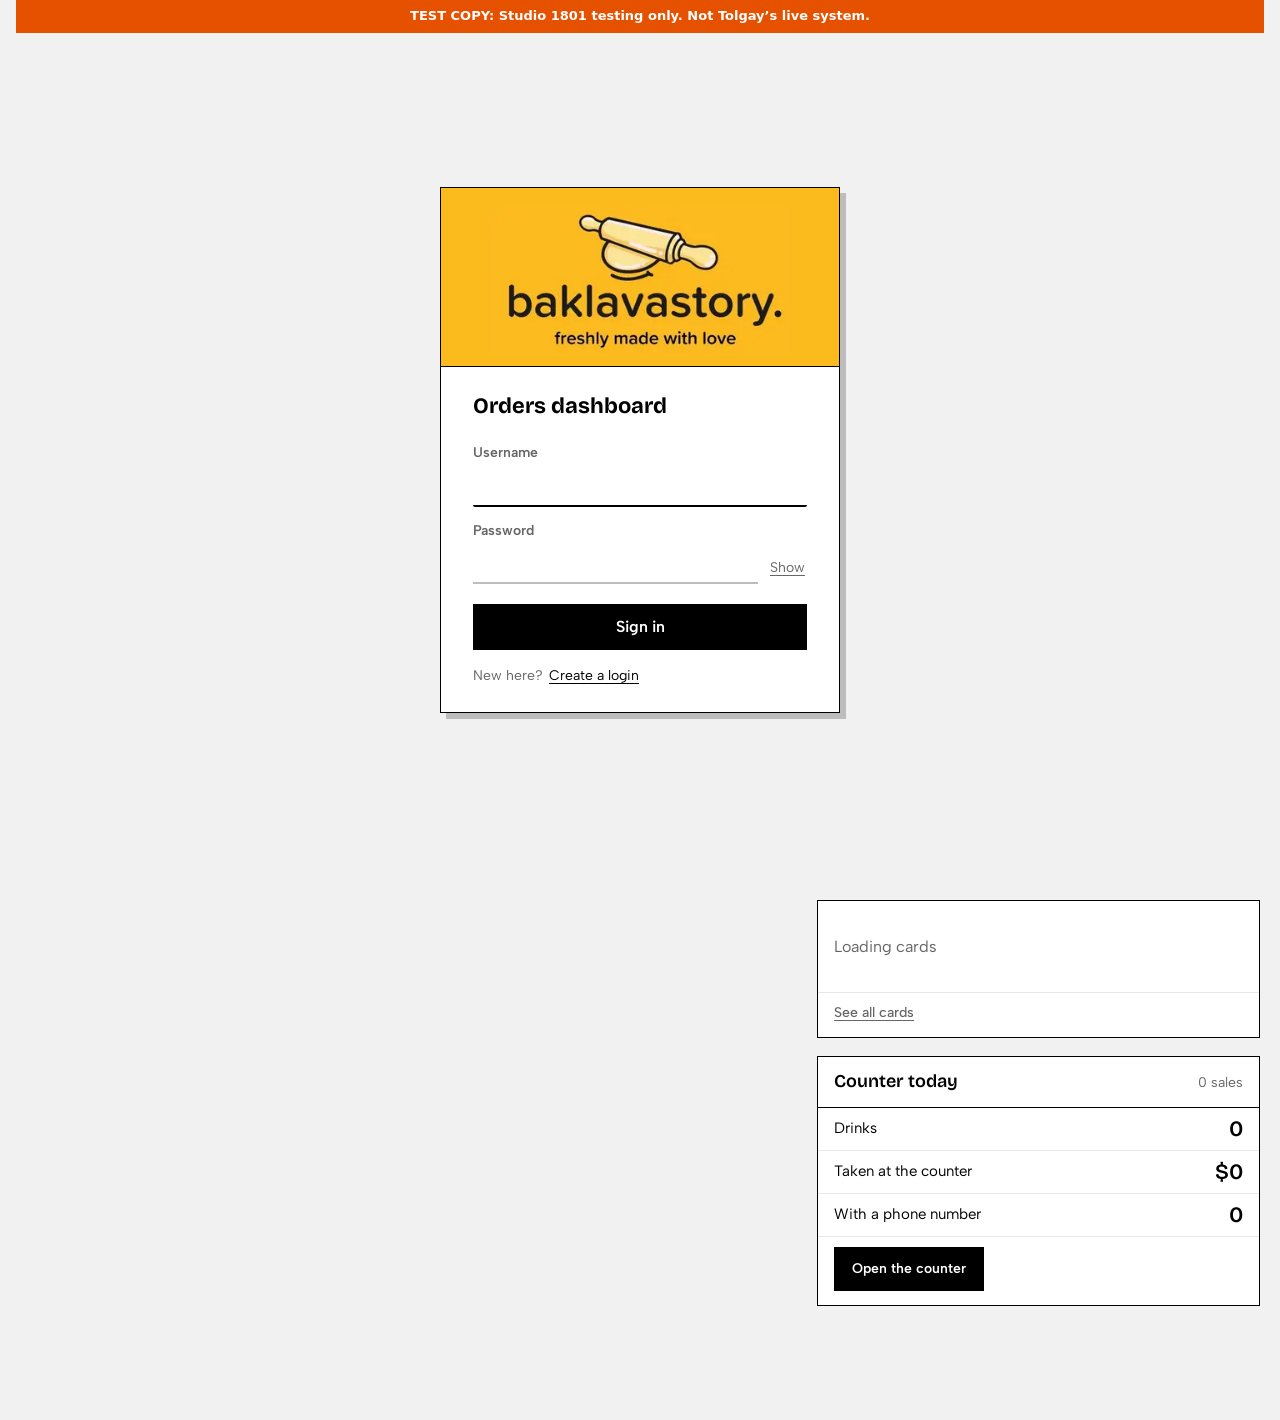
<file: dashboard/index.html>
<!doctype html>
<html lang="en"><head><meta charset="utf-8"><meta name="viewport" content="width=device-width,initial-scale=1,viewport-fit=cover"><title>Baklava Story Orders</title>
<link rel="preconnect" href="https://fonts.googleapis.com">
<link rel="preconnect" href="https://fonts.gstatic.com" crossorigin>
<link rel="stylesheet" href="https://fonts.googleapis.com/css2?family=Albert+Sans:wght@400;500;600&family=Bricolage+Grotesque:opsz,wght@12..96,700&family=Kalam:wght@400;700&display=swap">
<link rel="stylesheet" href="s.css"><link rel="stylesheet" href="x.css"></head><body>
<div class="wrap">
<header class="top">
<div class="mark">Baklava Story</div>
<nav class="tabs" aria-label="Views"><button data-act="tab" data-t="week" class="on">Week</button><button data-act="tab" data-t="history">History</button><button data-act="tab" data-t="products">Products</button><i class="tabbar" aria-hidden="true"></i></nav>
<div class="toplinks"><button class="nb" data-act="numbers">Week numbers</button></div>
</header>
<div class="weeknav">
<button class="nb" data-act="weekprev"><svg viewBox="0 0 20 20" fill="none" stroke="currentColor" stroke-width="2.6" aria-hidden="true"><path d="M12.5 3.5 6 10l6.5 6.5"/></svg>Last week</button>
<span class="rangebox"><b class="range num" id="range"></b><small id="rangesub"></small></span>
<button class="nb" data-act="weeknext">Next week<svg viewBox="0 0 20 20" fill="none" stroke="currentColor" stroke-width="2.6" aria-hidden="true"><path d="M7.5 3.5 14 10l-6.5 6.5"/></svg></button>
</div>
<p class="sync" id="sync"></p>
<div id="notice" hidden></div>
<main id="view"></main>
<p class="help">Tap an order to cross it out when it is picked up. Tap a day name for that day's bake list. <button class="csv" data-act="export" data-s="week">Export CSV</button></p>
</div>
<div id="layer"></div>
<div id="pop" hidden></div>
<div id="toast" class="toast" hidden></div>


<script src="config.js"></script>
<script src="j1.js"></script>
<script src="j2.js"></script>
<script src="j3.js"></script>
<script src="j4.js"></script>
<script src="x.js"></script>
<script src="y.js"></script>
<script src="z.js"></script>
<script src="z2.js"></script>
<script src="z3.js"></script>
<script src="z4.js"></script>
<script src="z5.js"></script>
<script src="z6.js"></script>
<script src="z7.js"></script>
<script src="z8.js"></script>
<script src="z9.js"></script>
<script src="z10.js"></script>
<script src="z11.js"></script>
<script src="z12.js"></script>
<script src="z13.js"></script>
<script src="z14.js"></script>
<script src="z15.js"></script>
<script src="z16.js"></script>
<script src="z17.js"></script>
<script src="z18.js"></script>
<script src="z19.js"></script>
<script src="z20.js"></script>
<script src="j5.js"></script>

</body></html>
</file>
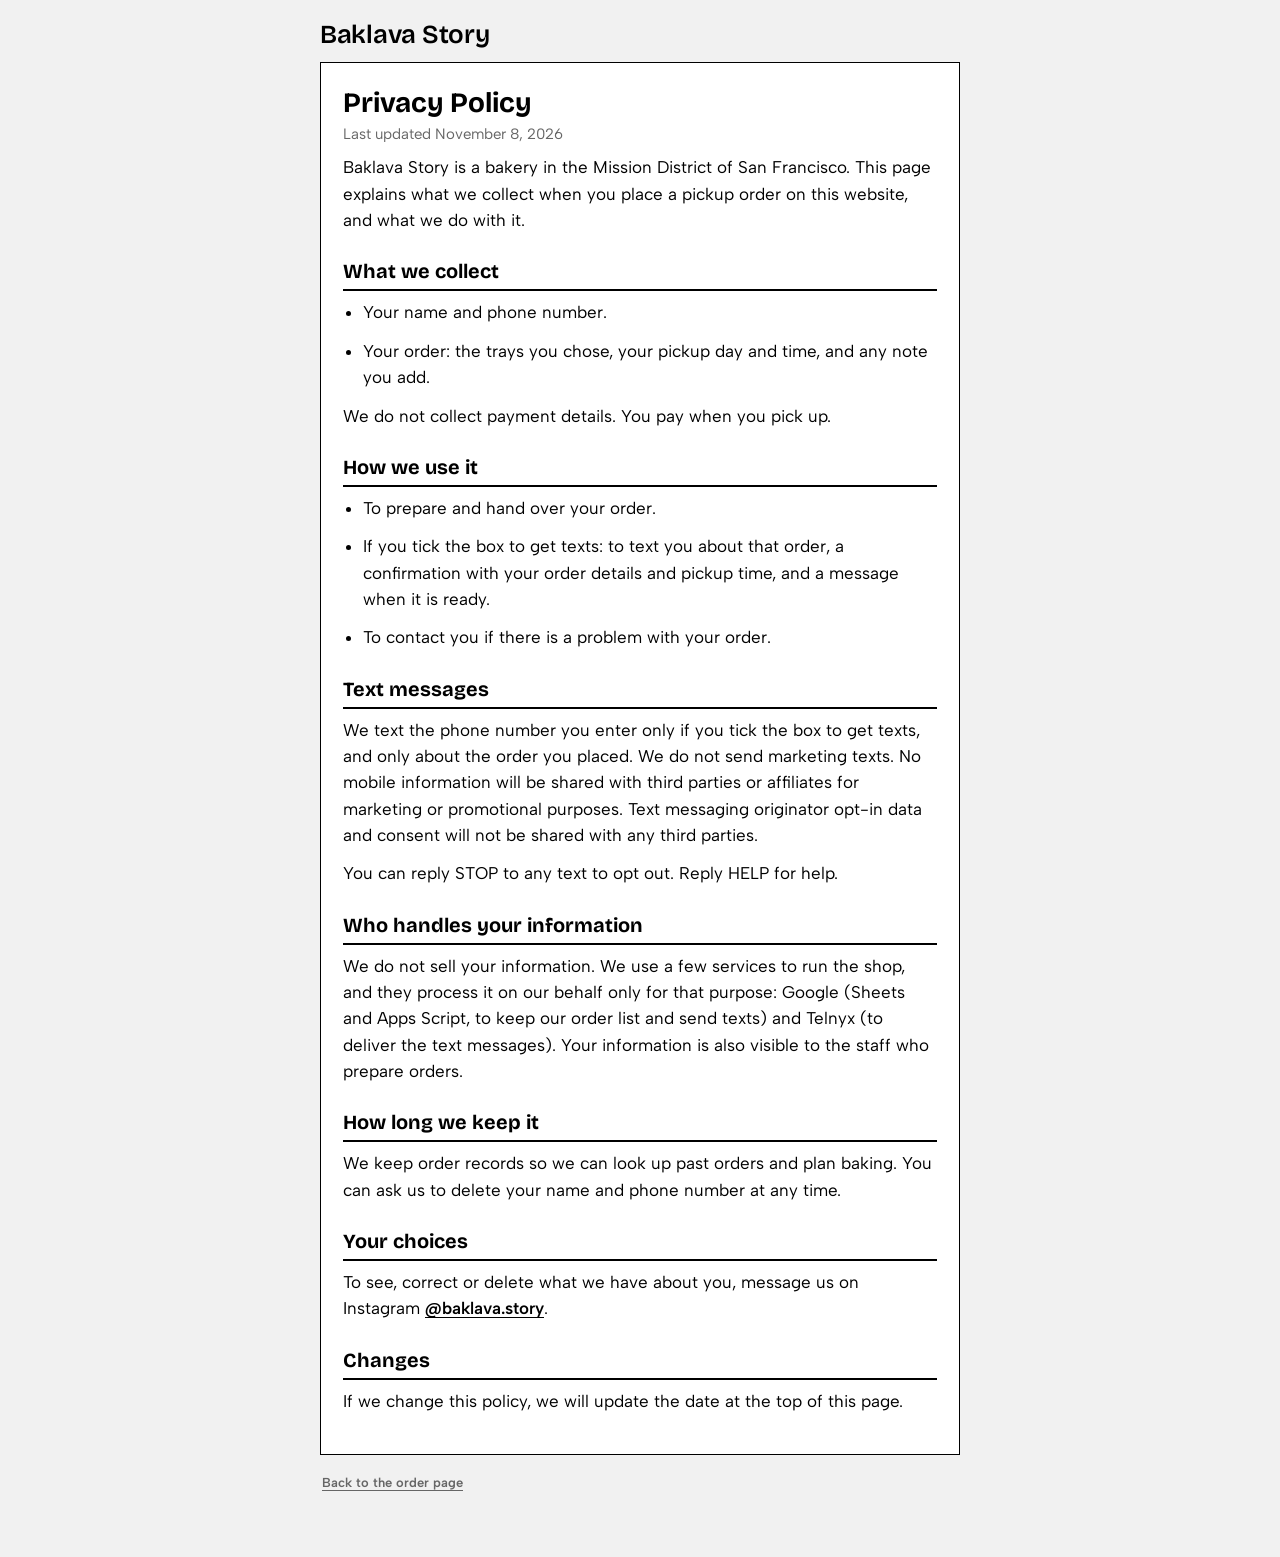
<file: order-page/privacy/index.html>
<!doctype html>
<html lang="en"><head><meta charset="utf-8"><meta name="viewport" content="width=device-width,initial-scale=1"><title>Privacy Policy | Baklava Story</title>
<link rel="icon" href="data:image/svg+xml,%3Csvg xmlns='http://www.w3.org/2000/svg' viewBox='0 0 32 32'%3E%3Crect width='32' height='32' fill='%23000'/%3E%3Cpath d='M16 5l9 11-9 11-9-11z' fill='%23fff'/%3E%3C/svg%3E">
<link rel="stylesheet" href="https://fonts.googleapis.com/css2?family=Albert+Sans:wght@400;500;600&family=Bricolage+Grotesque:opsz,wght@12..96,700&display=swap">
<style>
:root{--bg:#F1F1F1;--paper:#fff;--ink:#000;--ink2:#666;--f-ui:'Albert Sans',system-ui,sans-serif;--f-head:'Bricolage Grotesque','Albert Sans',system-ui,sans-serif}
html{color-scheme:light}*{box-sizing:border-box}
body{background:var(--bg);color:var(--ink);font:400 17px/1.55 var(--f-ui);margin:0;padding:0 16px 64px}
.page{max-width:640px;margin:0 auto}
header{padding:22px 0 14px}
.mark{font:700 26px/1 var(--f-head);letter-spacing:-.01em;margin:0}
.mark a{color:inherit;text-decoration:none}
.sheet{background:var(--paper);border:1px solid var(--ink);padding:24px 22px 28px}
h1{font:700 28px/1.15 var(--f-head);margin:0 0 4px}
h2{font:700 20px/1.2 var(--f-head);margin:26px 0 8px;padding-bottom:6px;border-bottom:2px solid var(--ink)}
p,li{margin:0 0 12px}ul{padding-left:20px;margin:0 0 12px}
.date{color:var(--ink2);font-size:15px;margin:0 0 8px}
a{color:inherit;text-underline-offset:3px;font-weight:600}
:focus-visible{outline:3px solid var(--ink);outline-offset:2px}
footer{margin:18px 2px 0;color:var(--ink2);font-size:13px}
</style></head><body><div class="page"><header><p class="mark"><a href="/">Baklava Story</a></p></header><main class="sheet"><h1>Privacy Policy</h1>
<p class="date">Last updated November 8, 2026</p>
<p>Baklava Story is a bakery in the Mission District of San Francisco. This page explains what we collect when you place a pickup order on this website, and what we do with it.</p>
<h2>What we collect</h2>
<ul>
<li>Your name and phone number.</li>
<li>Your order: the trays you chose, your pickup day and time, and any note you add.</li>
</ul>
<p>We do not collect payment details. You pay when you pick up.</p>
<h2>How we use it</h2>
<ul>
<li>To prepare and hand over your order.</li>
<li>If you tick the box to get texts: to text you about that order, a confirmation with your order details and pickup time, and a message when it is ready.</li>
<li>To contact you if there is a problem with your order.</li>
</ul>
<h2>Text messages</h2>
<p>We text the phone number you enter only if you tick the box to get texts, and only about the order you placed. We do not send marketing texts. No mobile information will be shared with third parties or affiliates for marketing or promotional purposes. Text messaging originator opt-in data and consent will not be shared with any third parties.</p>
<p>You can reply STOP to any text to opt out. Reply HELP for help.</p>
<h2>Who handles your information</h2>
<p>We do not sell your information. We use a few services to run the shop, and they process it on our behalf only for that purpose: Google (Sheets and Apps Script, to keep our order list and send texts) and Telnyx (to deliver the text messages). Your information is also visible to the staff who prepare orders.</p>
<h2>How long we keep it</h2>
<p>We keep order records so we can look up past orders and plan baking. You can ask us to delete your name and phone number at any time.</p>
<h2>Your choices</h2>
<p>To see, correct or delete what we have about you, message us on Instagram <a href="https://www.instagram.com/baklava.story/">@baklava.story</a>.</p>
<h2>Changes</h2>
<p>If we change this policy, we will update the date at the top of this page.</p>
</main><footer><a href="/">Back to the order page</a></footer></div></body></html>
</file>
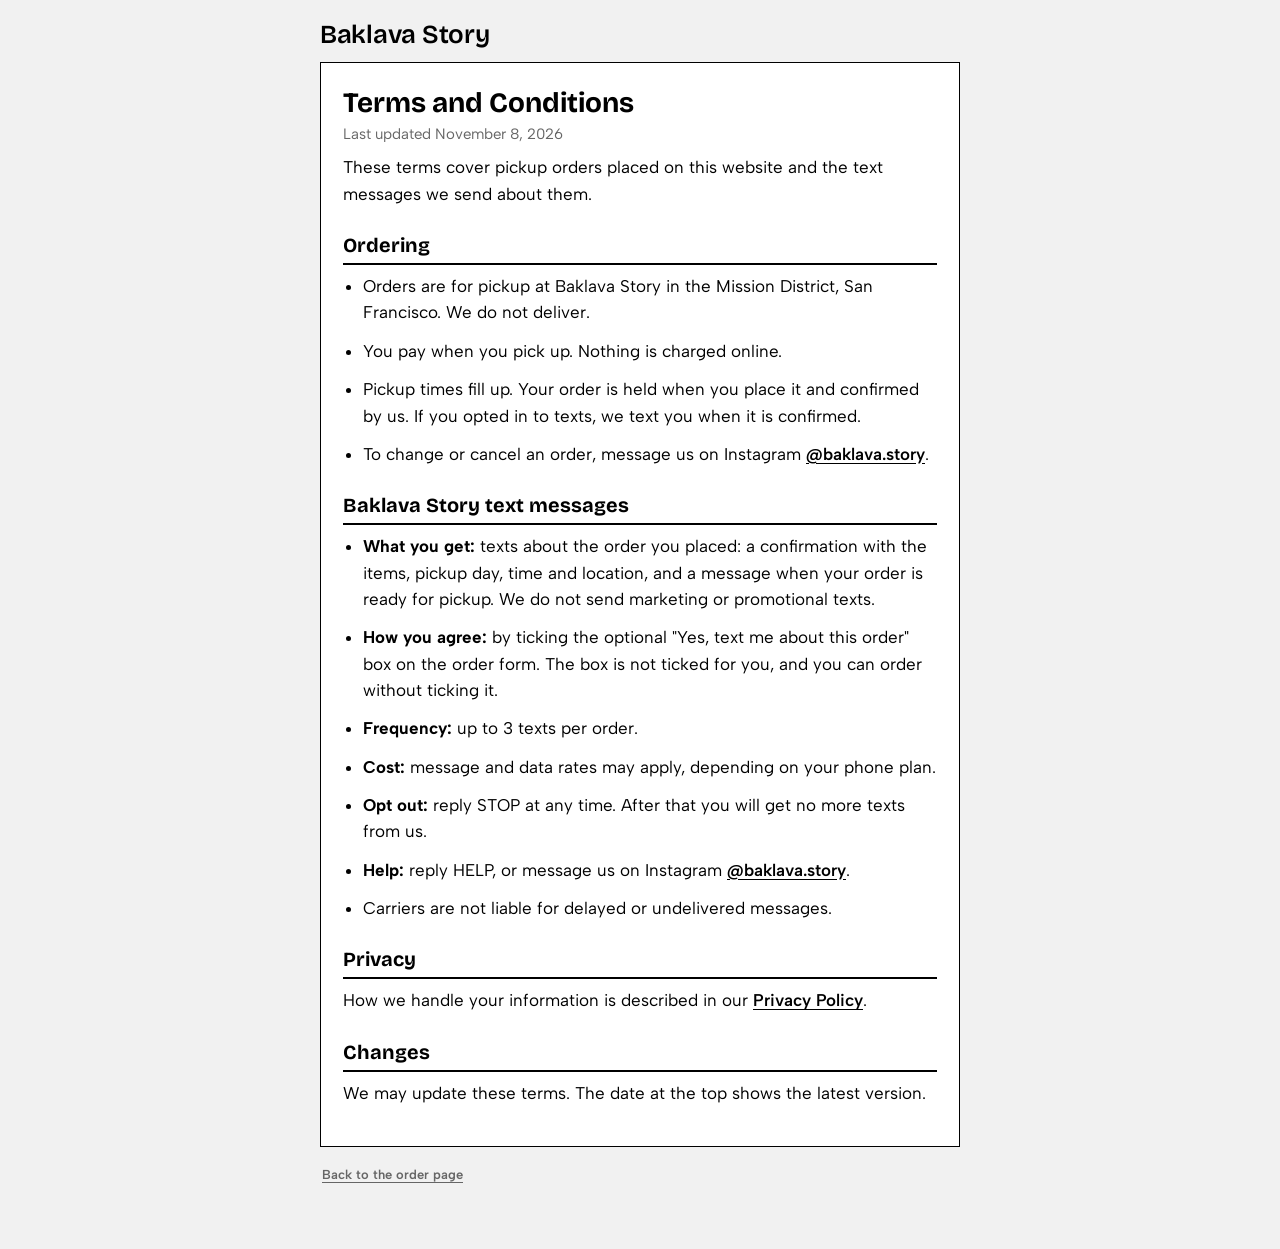
<file: order-page/terms/index.html>
<!doctype html>
<html lang="en"><head><meta charset="utf-8"><meta name="viewport" content="width=device-width,initial-scale=1"><title>Terms and Conditions | Baklava Story</title>
<link rel="icon" href="data:image/svg+xml,%3Csvg xmlns='http://www.w3.org/2000/svg' viewBox='0 0 32 32'%3E%3Crect width='32' height='32' fill='%23000'/%3E%3Cpath d='M16 5l9 11-9 11-9-11z' fill='%23fff'/%3E%3C/svg%3E">
<link rel="stylesheet" href="https://fonts.googleapis.com/css2?family=Albert+Sans:wght@400;500;600&family=Bricolage+Grotesque:opsz,wght@12..96,700&display=swap">
<style>
:root{--bg:#F1F1F1;--paper:#fff;--ink:#000;--ink2:#666;--f-ui:'Albert Sans',system-ui,sans-serif;--f-head:'Bricolage Grotesque','Albert Sans',system-ui,sans-serif}
html{color-scheme:light}*{box-sizing:border-box}
body{background:var(--bg);color:var(--ink);font:400 17px/1.55 var(--f-ui);margin:0;padding:0 16px 64px}
.page{max-width:640px;margin:0 auto}
header{padding:22px 0 14px}
.mark{font:700 26px/1 var(--f-head);letter-spacing:-.01em;margin:0}
.mark a{color:inherit;text-decoration:none}
.sheet{background:var(--paper);border:1px solid var(--ink);padding:24px 22px 28px}
h1{font:700 28px/1.15 var(--f-head);margin:0 0 4px}
h2{font:700 20px/1.2 var(--f-head);margin:26px 0 8px;padding-bottom:6px;border-bottom:2px solid var(--ink)}
p,li{margin:0 0 12px}ul{padding-left:20px;margin:0 0 12px}
.date{color:var(--ink2);font-size:15px;margin:0 0 8px}
a{color:inherit;text-underline-offset:3px;font-weight:600}
:focus-visible{outline:3px solid var(--ink);outline-offset:2px}
footer{margin:18px 2px 0;color:var(--ink2);font-size:13px}
</style></head><body><div class="page"><header><p class="mark"><a href="/">Baklava Story</a></p></header><main class="sheet"><h1>Terms and Conditions</h1>
<p class="date">Last updated November 8, 2026</p>
<p>These terms cover pickup orders placed on this website and the text messages we send about them.</p>
<h2>Ordering</h2>
<ul>
<li>Orders are for pickup at Baklava Story in the Mission District, San Francisco. We do not deliver.</li>
<li>You pay when you pick up. Nothing is charged online.</li>
<li>Pickup times fill up. Your order is held when you place it and confirmed by us. If you opted in to texts, we text you when it is confirmed.</li>
<li>To change or cancel an order, message us on Instagram <a href="https://www.instagram.com/baklava.story/">@baklava.story</a>.</li>
</ul>
<h2>Baklava Story text messages</h2>
<ul>
<li><b>What you get:</b> texts about the order you placed: a confirmation with the items, pickup day, time and location, and a message when your order is ready for pickup. We do not send marketing or promotional texts.</li>
<li><b>How you agree:</b> by ticking the optional "Yes, text me about this order" box on the order form. The box is not ticked for you, and you can order without ticking it.</li>
<li><b>Frequency:</b> up to 3 texts per order.</li>
<li><b>Cost:</b> message and data rates may apply, depending on your phone plan.</li>
<li><b>Opt out:</b> reply STOP at any time. After that you will get no more texts from us.</li>
<li><b>Help:</b> reply HELP, or message us on Instagram <a href="https://www.instagram.com/baklava.story/">@baklava.story</a>.</li>
<li>Carriers are not liable for delayed or undelivered messages.</li>
</ul>
<h2>Privacy</h2>
<p>How we handle your information is described in our <a href="/privacy/">Privacy Policy</a>.</p>
<h2>Changes</h2>
<p>We may update these terms. The date at the top shows the latest version.</p>
</main><footer><a href="/">Back to the order page</a></footer></div></body></html>
</file>
<file: dashboard/s.css>
/* Layout: the counter notebook and nothing else. One page, Monday to Saturday columns.
   Blue ballpoint ink, yellow highlighter on pickup times, red pen circles on notes.
   Tap an order to cross it out when it is picked up. */
:root{
  --bg:#F1F1F1; --paper:#FFFFFF; --ink:#000000; --ink2:#666666; --rule:#BDBDBD; --rule2:#E8E8E8;
  --hl:#000000; --hltext:#FFFFFF; --red:#000000; --btn:#000000; --btntext:#FFFFFF; --hole:#D9D9D9;
  --hand:#000000; --web:#000000;
  --shadow:rgba(0,0,0,.14); --scrim:rgba(0,0,0,.4);
  --f-ui:'Albert Sans',system-ui,sans-serif; --f-head:'Bricolage Grotesque','Albert Sans',system-ui,sans-serif; --f-hand:'Kalam','Bradley Hand','Segoe Print',cursive;
}
html{color-scheme:light}*{box-sizing:border-box}
body{background:var(--bg);color:var(--ink);font:400 16px/1.45 var(--f-ui);margin:0;
  padding-block:0 56px;padding-left:max(16px,env(safe-area-inset-left,0px));padding-right:max(16px,env(safe-area-inset-right,0px))}
button{font:inherit;color:inherit;cursor:pointer;background:none;border:0;padding:0;text-align:left}
:focus-visible{outline:3px solid var(--ink);outline-offset:2px;border-radius:2px}
[hidden]{display:none!important}
button{transition:background-color .18s ease,color .18s ease,opacity .18s ease,transform .14s ease,text-decoration-color .18s ease}
.btn:active,.nb:active,.pick button:active,.days button:active,.addline:active,.got:active{transform:scale(.96)}
.ent .body:active,.dh:active,.hrow:active{background:var(--rule)}
@keyframes fade{from{opacity:0}to{opacity:1}}
@keyframes popin{from{opacity:0;transform:translateY(10px) scale(.96)}to{opacity:1;transform:none}}
@keyframes chip{from{transform:scale(.92)}to{transform:none}}
@keyframes strike{from{background-size:0% 2px}to{background-size:100% 2px}}
@keyframes dim{from{opacity:1}to{opacity:.5}}
@keyframes enter{from{opacity:0;transform:translateY(-6px);background:var(--rule2)}to{opacity:1;transform:none}}
@keyframes grow{from{transform:scaleY(0)}to{transform:none}}
@keyframes growx{from{transform:scaleX(0)}to{transform:none}}
@keyframes spin{from{opacity:0;transform:rotate(-50deg) scale(.88)}to{opacity:1;transform:none}}
@keyframes rise{from{opacity:0;transform:translateY(10px)}to{opacity:1;transform:none}}
#pop:not([hidden]){animation:fade .16s ease}
#pop:not([hidden]) .pop{animation:popin .22s cubic-bezier(.2,.8,.2,1)}
.scrim{animation:fade .2s ease}
.toast:not([hidden]){animation:rise .22s cubic-bezier(.2,.8,.2,1)}
.ent.just{animation:enter .35s cubic-bezier(.2,.8,.2,1)}
.ent.just.picked .en,.ent.just.picked .ei{text-decoration:none;background:linear-gradient(var(--ink),var(--ink)) 0 58%/100% 2px no-repeat;animation:strike .4s .05s ease-out both}
.ent.just.picked .body{animation:dim .35s ease both}
.ent.just:not(.picked) .body{animation:fade .3s ease}
.days button.on,.go .pick button.on{animation:chip .18s ease-out}
.go .wcols i{transform-origin:bottom;animation:grow .55s cubic-bezier(.2,.8,.2,1) both}
.go .wcols div:nth-child(2) i{animation-delay:.04s}.go .wcols div:nth-child(3) i{animation-delay:.08s}.go .wcols div:nth-child(4) i{animation-delay:.12s}.go .wcols div:nth-child(5) i{animation-delay:.16s}.go .wcols div:nth-child(n+6) i{animation-delay:.2s}
.go .tr .bar i{transform-origin:left;animation:growx .6s cubic-bezier(.2,.8,.2,1) both}
.go .pie svg{animation:spin .6s cubic-bezier(.2,.8,.2,1) both}
.go .hsum>div{animation:rise .4s cubic-bezier(.2,.8,.2,1) both}.go .hsum>div:nth-child(2){animation-delay:.04s}.go .hsum>div:nth-child(3){animation-delay:.08s}.go .hsum>div:nth-child(4){animation-delay:.12s}.go .hsum>div:nth-child(5){animation-delay:.16s}.go .hsum>div:nth-child(6){animation-delay:.2s}
@media(prefers-reduced-motion:reduce){*,*::before,*::after{animation:none!important;transition:none!important}}
.wrap{max-width:1240px;margin:0 auto}
.num{font-variant-numeric:tabular-nums}
.muted{color:var(--ink2)}
.link{text-decoration:underline;text-underline-offset:3px;font-weight:500}
.link:hover{text-decoration-thickness:2px}

/* top line */
.top{display:flex;flex-wrap:wrap;align-items:center;gap:8px 24px;padding-block:16px 12px}
.mark{font:700 22px/1 var(--f-head);letter-spacing:-.01em}
.weeknav{display:grid;grid-template-columns:1fr auto 1fr;align-items:center;gap:12px;margin:2px 0 14px}
.weeknav>.nb:first-child{justify-self:start}.weeknav>.nb:nth-child(3){justify-self:end}
.nb{min-height:40px;padding:0 4px;font-weight:600;font-size:16px;display:inline-flex;align-items:center;gap:6px;white-space:nowrap}
.nb svg{width:14px;height:14px;flex:none}
.nb:hover{text-decoration:underline;text-underline-offset:4px}
.rangebox{display:flex;flex-direction:column;align-items:center;padding:0 6px;text-align:center}
.rangebox .range{font:700 21px/1.1 var(--f-head)}
.rangebox small{font-size:14px;color:var(--ink2);margin-top:2px;min-height:18px}
.toplinks{display:flex;gap:18px;align-items:center;margin-left:auto}
@media(max-width:560px){.weeknav{grid-template-columns:1fr 1fr}.rangebox{grid-column:1/3;grid-row:1}.weeknav>.nb{min-height:44px}.rangebox .range{font-size:24px}}
.sync{font-size:13px;color:var(--ink2);margin:0 0 8px}
.sync:empty{display:none}
.csv{font-size:13px;color:var(--ink2);text-decoration:underline;text-underline-offset:3px;font-weight:500;display:inline-block;padding:6px 0;margin-left:6px;white-space:nowrap}
.csv:hover{color:var(--ink)}
.pick .csv{margin-left:auto}

/* the notebook */
.book{background:var(--paper);border:1px solid var(--ink);border-radius:0;overflow-x:auto;position:relative}
.spiral{height:22px;min-width:960px;background:radial-gradient(circle at 50% 50%,var(--hole) 0 5px,transparent 5.5px) 0 0/34px 22px repeat-x;border-bottom:1px solid var(--rule2)}
.week{display:grid;grid-template-columns:repeat(6,minmax(160px,1fr));min-width:960px}
.col{border-left:1px solid var(--rule);min-height:520px;display:flex;flex-direction:column;
  background:repeating-linear-gradient(transparent 0 33px,var(--rule2) 33px 34px) 0 0/100% 34px}
.col:first-child{border-left:0}
.dh{padding:12px 12px 10px;border-bottom:2px solid var(--ink);background:var(--paper);display:block;width:100%}
.dh:hover .dn{text-decoration:underline;text-underline-offset:4px}
.dn{font:700 19px/1.1 var(--f-head);display:block}
.dd{font-size:13px;color:var(--ink2)}
.istoday .dn span{text-decoration:underline;text-decoration-thickness:3px;text-underline-offset:5px}
.load{font-size:13px;color:var(--ink2)}
.ent{display:flex;align-items:flex-start;gap:6px;border-bottom:1px solid var(--rule2);background:var(--paper)}
.ent .body{flex:1;min-width:0;padding:8px 4px 9px 12px;text-align:left;font-family:var(--f-hand);font-size:16px;line-height:1.3}
.ent .body:hover{background:var(--rule2)}
.et{font:600 13px/1.5 var(--f-ui);display:inline-block}
.hl{background:var(--hl);color:var(--hltext);padding:1px 6px;border-radius:0}
.hl.hand{background:var(--hand)}.hl.web{background:var(--web)}
.hl.soon::before{content:"";display:inline-block;width:7px;height:7px;border-radius:50%;background:#e5322d;margin-right:6px;vertical-align:1px;animation:dot 2s ease-out infinite}
@keyframes dot{0%{box-shadow:0 0 0 0 rgba(229,50,45,.6)}70%,100%{box-shadow:0 0 0 6px rgba(229,50,45,0)}}
.ent .hl,.ent .en,.ent .circle{cursor:pointer;background-image:linear-gradient(#fde047,#fde047);background-repeat:no-repeat;background-position:left center;background-size:0% 100%;transition:background-size .34s cubic-bezier(.3,.7,.2,1),color .2s ease .08s}
.ent .en{width:fit-content;max-width:100%}
.ent .marked{background-size:100% 100%}
.ent .hl.marked{color:#000}
.en{display:block;font-weight:700;overflow-wrap:anywhere}
.ei{display:block;color:var(--ink2);font-size:15px}
.ph{display:block;color:var(--ink2);font:400 12px/1.3 var(--f-ui)}
.circle{border:2px solid var(--ink);color:var(--ink);border-radius:60% 40% 55% 45%/50% 55% 45% 50%;padding:0 8px;display:inline-block;font-size:13px;line-height:1.5;margin-top:3px}
.ent.picked .en,.ent.picked .ei{text-decoration:line-through;text-decoration-thickness:2px;text-decoration-color:var(--ink)}
.ent.picked .body{opacity:.5}
.ent .ed{font-size:12px;color:var(--ink2);padding:10px 10px 0 0;font-weight:500;text-decoration:underline;text-underline-offset:3px}
.addline{display:block;width:100%;padding:8px 12px;color:var(--ink2);font-size:14px;margin-top:2px;min-height:34px}
.addline:hover{color:var(--ink);text-decoration:underline;text-underline-offset:3px}
.help{margin:10px 2px 0;color:var(--ink2);font-size:14px}
.empty{padding:28px 22px}
.empty h2{font:700 22px/1.2 var(--f-head);margin:0 0 6px}
.empty p{margin:0 0 14px;color:var(--ink2);max-width:46ch}


/* page turn: the leaf is cut into hinged strips so the paper can bend */
#view{position:relative;perspective:8000px;perspective-origin:50% 50%}
.leaf{position:absolute;left:0;top:0;z-index:3;transform-style:preserve-3d;pointer-events:none}
.seg{position:absolute;top:0;transform-origin:left center;transform-style:preserve-3d;will-change:transform}
.clip{position:absolute;left:0;top:0;right:0;bottom:0;overflow:hidden;background:var(--paper)}
.clip .back{position:absolute;inset:0;background:#fff;opacity:0}
.clip .shade{position:absolute;inset:0;background:#000;opacity:0}
.book.under{position:absolute;left:0;top:0;z-index:0;pointer-events:none}
.cast{position:absolute;left:0;top:0;z-index:2;pointer-events:none;opacity:0;background:linear-gradient(90deg,rgba(0,0,0,.28),rgba(0,0,0,0) 65%)}

.daybig{font:700 30px/1.1 var(--f-head);letter-spacing:-.01em;margin:-6px 0 14px}
.days{display:grid;grid-template-columns:repeat(6,1fr);gap:6px;margin:0 0 20px}
.days button{text-align:center;padding:7px 0 8px;background:var(--rule2);font-weight:500;line-height:1.15}
.days button small{display:block;font-size:12px;color:var(--ink2)}
.days button b{font:700 19px/1.2 var(--f-head)}
.days button:hover{background:var(--rule)}
.days button.on{background:var(--ink);color:var(--paper)}
.days button.on small{color:var(--paper);opacity:.75}
.days button.today b{text-decoration:underline;text-decoration-thickness:2px;text-underline-offset:3px}

.tabs{position:relative;display:flex;gap:4px;margin-left:6px}
.tabs button{font:700 17px/1 var(--f-head);padding:8px 12px;color:var(--ink2);transition:color .2s}
.tabs button:hover,.tabs button.on{color:var(--ink)}
.tabbar{position:absolute;left:0;bottom:-3px;height:3px;width:0;background:var(--ink);transition:transform .3s cubic-bezier(.3,.7,.2,1),width .3s cubic-bezier(.3,.7,.2,1)}
.weeknav,.toplinks{transition:opacity .2s ease,visibility .2s}
.weeknav.off,.toplinks.off{opacity:0;visibility:hidden}

/* history */
.hist{padding:22px 24px 28px}
.hist h2{font:700 22px/1.15 var(--f-head);margin:30px 0 6px}
.hist h2:first-child{margin-top:0}
.hist .sub{color:var(--ink2);font-size:14px;margin:0 0 12px}
.hsum{display:grid;grid-template-columns:repeat(auto-fit,minmax(130px,1fr));gap:18px 24px;margin:0 0 4px}
.hsum b{display:block;font:700 36px/1 var(--f-head);letter-spacing:-.02em}
.hsum span{font-size:13px;color:var(--ink2)}
.tbw{overflow-x:auto}
.tb{min-width:480px;border-top:2px solid var(--ink)}
.tr{display:grid;grid-template-columns:var(--cols);gap:12px;padding:9px 0;border-bottom:1px solid var(--rule2);align-items:center}
.tr.th{font-size:13px;font-weight:600;color:var(--ink2);border-bottom:1px solid var(--rule);padding:7px 0}
.tr .r{text-align:right}
.tr .bar{height:10px;background:var(--rule2)}
.tr .bar i{display:block;height:100%;background:var(--ink)}
.tr .lbl{font-weight:600}
.tr .lbl small{font-weight:400;color:var(--ink2);margin-left:6px}
.hgrid{display:grid;grid-template-columns:repeat(auto-fit,minmax(300px,1fr));gap:0 36px}
.hgrid{margin-top:34px}.hist .hgrid h2{margin-top:0}
.hgrid .tb{min-width:0}
.pie{display:flex;align-items:center;gap:18px;margin:6px 0 16px}
.pie svg{width:132px;height:132px;flex:none}
.pie .pt{font:700 15px/1 var(--f-head);text-anchor:middle;fill:var(--ink)}
.pie .pl{font:500 8px/1 var(--f-ui);text-anchor:middle;fill:var(--ink2)}
.pie ul{list-style:none;margin:0;padding:0;flex:1;min-width:0}
.pie li{display:grid;grid-template-columns:14px 1fr auto;gap:8px;align-items:center;padding:4px 0}
.pie li i{width:14px;height:14px;box-shadow:inset 0 0 0 1px var(--ink)}
.pie li b{font-variant-numeric:tabular-nums}
.pick{display:flex;gap:6px;flex-wrap:wrap;align-items:center;margin:0 0 16px}
.pick small{font-size:14px;color:var(--ink2);margin-right:6px}
.pick button{padding:7px 13px;font-weight:600;background:var(--rule2)}
.pick button:hover{background:var(--rule)}.pick button.on{background:var(--ink);color:var(--paper)}
.hist .pick+h2{margin-top:0}
.wcols{display:flex;align-items:flex-end;gap:10px;height:132px;margin:6px 0 16px;padding-top:4px}
.wcols div{flex:1;max-width:76px;display:flex;flex-direction:column;align-items:center;justify-content:flex-end;height:100%;gap:4px}
.wcols i{display:block;width:100%;background:var(--ink);min-height:2px}
.wcols b{font-size:14px;font-variant-numeric:tabular-nums}
.wcols span{font-size:13px;color:var(--ink2)}
.hq{display:flex;gap:14px;align-items:flex-end;flex-wrap:wrap;margin:0 0 8px}
.hq .fld{flex:1;min-width:220px;margin:0}
.hrow{display:grid;grid-template-columns:104px 84px 1.1fr 1fr 1.2fr 64px;gap:12px;align-items:baseline;width:100%;padding:9px 0;border-bottom:1px solid var(--rule2);text-align:left;min-width:680px}
.hrow:hover{background:var(--rule2)}
.hrow .nm{font-family:var(--f-hand);font-weight:700;font-size:17px}
.hrow.picked .nm,.hrow.picked .it{text-decoration:line-through;text-decoration-color:var(--ink)}
.hrow.picked{color:var(--ink2)}
.hrow .it{font-family:var(--f-hand);color:var(--ink2);font-size:16px}
.hrow .nt{font-family:var(--f-hand);font-size:15px}
.hmore{margin-top:14px}

.notice{margin:0 0 12px;background:var(--ink);color:var(--paper);padding:12px 16px;display:flex;flex-wrap:wrap;gap:8px 20px;align-items:center}
.notice b{font:700 18px/1.2 var(--f-head)}
.notice .ni{display:flex;gap:6px 22px;flex-wrap:wrap;flex:1;font-size:15px}
.notice .ni button{color:var(--paper);text-decoration:underline;text-underline-offset:3px;font-weight:500}
.notice .got{background:var(--paper);color:var(--ink);padding:9px 16px;font-weight:600;min-height:40px}
.src{font:500 11px/1.5 var(--f-ui);color:var(--ink2);margin-left:8px}
.src.web{color:var(--web);font-weight:700}.src.hand{color:var(--hand);font-weight:700}
.newtag{border:2px solid var(--ink);border-radius:60% 40% 55% 45%/50% 55% 45% 50%;padding:0 7px;font:700 12px/1.45 var(--f-hand);margin-left:6px;display:inline-block}

#pop{position:fixed;inset:0;background:var(--scrim);z-index:50;display:flex;align-items:center;justify-content:center;padding:16px}
.pop{background:var(--paper);border:2px solid var(--ink);padding:20px 22px;width:min(320px,100%)}
.pop h3{font:700 21px/1.2 var(--f-head);margin:0 0 4px}
.pop p{margin:0 0 18px;color:var(--ink2)}
.pop .acts{margin:0}

/* buttons */
.btn{background:var(--btn);color:var(--btntext);font-weight:600;padding:11px 18px;border-radius:0;min-height:44px}
.btn:hover{filter:brightness(1.12)}
.hlbtn{background:var(--hl);color:var(--hltext);font-weight:600;padding:9px 14px;border-radius:3px}

/* sheet */
.scrim{position:fixed;inset:0;background:var(--scrim);z-index:30}
.sheet{position:fixed;top:0;bottom:0;right:0;width:min(420px,100%);background:var(--paper);z-index:31;border-left:2px solid var(--ink);
  padding:22px max(20px,env(safe-area-inset-right,0px)) 28px 22px;padding-top:max(22px,env(safe-area-inset-top,0px));overflow-y:auto;animation:slide .26s cubic-bezier(.2,.8,.2,1)}
@keyframes slide{from{transform:translateX(36px);opacity:0}to{transform:none;opacity:1}}
@media(prefers-reduced-motion:reduce){.sheet{animation:none}}
.sheet .x{position:absolute;top:14px;right:16px;font-size:14px;color:var(--ink2);font-weight:600}
.sheet h2{font:700 26px/1.1 var(--f-head);margin:0 0 16px;padding-right:56px}
.fld{display:flex;flex-direction:column;gap:2px;margin-bottom:16px;min-width:0}
.fld label{font-size:14px;font-weight:600;color:var(--ink2)}
input,select,textarea{font:500 18px/1.3 var(--f-ui);color:var(--ink);background:transparent;border:0;border-bottom:2px solid var(--rule);border-radius:0;padding:8px 2px;width:100%;min-width:0}
input:focus,select:focus,textarea:focus{outline:0;border-bottom-color:var(--ink)}
input.hand,textarea{font-family:var(--f-hand);font-size:20px}
textarea{resize:vertical;min-height:56px}
select option{background:var(--paper);color:var(--ink)}
.two{display:grid;grid-template-columns:1fr 1fr;gap:14px}
.chkn{display:block;font-weight:400;font-size:13px;color:var(--ink2);margin-top:1px}.chk{display:flex;align-items:flex-start;gap:10px;margin:6px 0 0;font-size:15px;font-weight:500;color:var(--ink2);cursor:pointer}.chk input{width:20px;height:20px;margin:1px 0 0;accent-color:#000;cursor:pointer;flex:none}.chk input:disabled{cursor:not-allowed;opacity:.4}.chk:has(input:checked){color:#000}
.hint{font-size:14px;color:var(--ink2);margin:2px 0 0;min-height:20px}
.hint.warn{color:var(--red);font-weight:600}
.acts{display:flex;gap:18px;align-items:center;flex-wrap:wrap;margin-top:6px}
.danger{color:var(--red);font-weight:600}
.big{font:700 46px/1 var(--f-head);letter-spacing:-.02em;margin:0}
.fl{display:flex;justify-content:space-between;gap:12px;padding:12px 0;border-top:1px solid var(--rule2)}
.fl b{font:700 21px/1 var(--f-head)} .fl small{display:block;color:var(--ink2);font-size:14px;margin-top:3px}
.stats{display:grid;grid-template-columns:repeat(3,1fr);gap:12px;margin:4px 0 18px}
.stats b{display:block;font:700 28px/1 var(--f-head)} .stats span{font-size:13px;color:var(--ink2)}
.dayrow{display:grid;grid-template-columns:62px 1fr 44px;gap:10px;align-items:center;padding:6px 0}
.dayrow .b{height:12px;background:var(--rule2);border-radius:2px;overflow:hidden}.dayrow .b i{display:block;height:100%;background:var(--ink)}
.dayrow .b.over i{background:var(--red)}
.toast{position:fixed;left:max(16px,env(safe-area-inset-left,0px));bottom:max(18px,env(safe-area-inset-bottom,0px));z-index:40;background:var(--ink);color:var(--paper);padding:11px 16px;border-radius:0;font-weight:500;max-width:calc(100% - 32px)}

/* products tab */
.prodtab .phead{display:flex;justify-content:space-between;align-items:flex-start;gap:14px 20px;flex-wrap:wrap;margin:0 0 16px}
.prodtab .phead h2{margin:0 0 4px}.prodtab .phead .sub{margin:0;max-width:54ch}
.pact{display:flex;align-items:center;gap:16px}
.psave{font-size:14px;color:var(--ink2);min-width:7ch;text-align:right;transition:opacity .3s ease}
.psave.fade{opacity:0}
.plist{display:grid;grid-template-columns:repeat(3,minmax(0,1fr));gap:20px;align-items:stretch}
.plist>.muted{grid-column:1/-1}
.pg{border:1px solid var(--ink);background:var(--paper);display:flex;flex-direction:column;min-width:0}
.pg.fresh{animation:rise .32s cubic-bezier(.2,.8,.2,1)}
.pimg{position:relative;display:block;aspect-ratio:4/3;background:var(--rule2);cursor:pointer;overflow:hidden;border-bottom:1px solid var(--ink)}
.pimg input{position:absolute;inset:0;width:100%;height:100%;opacity:0;cursor:pointer;border:0;padding:0}
.pimg img{position:absolute;inset:0;width:100%;height:100%;object-fit:cover;display:block;animation:fade .3s ease}
.pimg span{position:absolute;inset:0;display:flex;align-items:center;justify-content:center;color:var(--ink2);font-weight:600;font-size:15px;pointer-events:none;transition:color .2s ease,opacity .2s ease}
.pimg:hover span{color:var(--ink)}
.pimg.has span{inset:auto 10px 10px auto;padding:5px 11px;background:var(--paper);color:var(--ink);font-size:13px;opacity:0}
.pimg.has:hover span,.pimg.has:focus-within span{opacity:1}
.pimg:focus-within{outline:3px solid var(--ink);outline-offset:-3px}
.pbody{padding:6px 14px 4px;flex:1;display:flex;flex-direction:column}
.pgn{font:700 20px/1.2 var(--f-head);letter-spacing:-.01em;border-bottom:2px solid transparent;padding:10px 6px;margin-left:-6px;width:calc(100% + 6px);transition:background-color .2s ease,border-color .2s ease}
.pgn:hover{background:var(--bg)}.pgn:focus{background:transparent;border-bottom-color:var(--ink)}
.pcap,.prow{display:grid;grid-template-columns:42px minmax(0,1fr) 60px 40px auto;gap:0 8px}
.pcap{font-size:12px;font-weight:600;color:var(--ink2);padding:2px 0 0;margin-top:-2px}
.pcap span:nth-child(1),.pcap span:nth-child(2){padding-left:0}
.prow{align-items:center;border-top:1px solid var(--rule2);overflow:hidden}
.prow.fresh{animation:rise .32s cubic-bezier(.2,.8,.2,1)}
.prow input{font-size:17px;border-bottom:2px solid transparent;padding:11px 6px;margin-left:-6px;width:calc(100% + 6px);transition:color .2s ease,border-color .2s ease,background-color .2s ease}
.prow input:hover{background:var(--bg)}
.prow input:focus{background:transparent;border-bottom-color:var(--ink)}
.prow.off input,.prow.off em{color:var(--rule)}
.pw{display:flex;align-items:center}
.pw i{font-style:normal;color:var(--ink2);font-size:16px;margin-right:-3px}
.prow .pw input{width:100%;margin-left:0;padding-left:4px}
.sw{display:inline-flex;align-items:center;min-height:44px}
.sw span{display:none}
.sw i{position:relative;width:38px;height:22px;background:var(--rule);flex:none;transition:background-color .22s ease}
.sw i::after{content:"";position:absolute;left:3px;top:3px;width:16px;height:16px;background:var(--paper);transition:transform .24s cubic-bezier(.3,.7,.2,1)}
.sw.on i{background:var(--ink)}.sw.on i::after{transform:translateX(16px)}
.prm{font-size:13px;color:var(--ink2);min-height:44px;min-width:26px;text-align:center;transition:color .2s ease}
.prm:hover,.prm[data-arm]{color:var(--ink)}
.prm.x{font-size:20px;color:var(--rule)}.prm.x:hover{color:var(--ink)}
.prm.x[data-arm]{font-size:13px;font-weight:600;color:var(--ink)}
.pft{display:flex;justify-content:space-between;gap:10px;border-top:1px solid var(--rule2);margin-top:auto}
.pft .prm{text-align:left;padding-right:0}
.pimg:not(.has)+.pbody .gimg{display:none}
.phint{grid-column:1/-1;margin:0 0 6px;font-size:13px;color:var(--ink2)}
.phint:empty{display:none}
.pwarn{background:var(--ink);color:var(--paper);padding:10px 14px;margin:0 0 14px;font-weight:500}
.pfoot{margin:22px 0 0;max-width:62ch}
@media(max-width:1000px){.plist{grid-template-columns:repeat(2,minmax(0,1fr))}}
@media(max-width:620px){.plist{grid-template-columns:1fr}}
.plines{display:flex;flex-direction:column;margin-top:2px}
.pl{display:flex;justify-content:space-between;align-items:center;gap:12px;padding:8px 0;border-bottom:1px solid var(--rule2)}
.pn{font-weight:600;font-size:16px;min-width:0}.pn small{display:block;font-weight:400;color:var(--ink2);font-size:13px}
.step{display:inline-flex;align-items:center;flex:none}
.step button{width:40px;height:40px;font-size:20px;line-height:1;text-align:center;background:var(--rule2);font-weight:600}
.step button:hover{background:var(--rule)}.step button:active{transform:scale(.9)}
.step b{min-width:34px;text-align:center;font:700 18px/1 var(--f-head);transition:color .2s ease}
.pl:not(.has) .step b,.pl:not(.has) .step button[data-q="-1"]{display:none}
.pl.has .pn{font-weight:700}
.ent.pending{background:#fff4a8}
.ent.pending .body:hover{background:#ffec7a}
.ent.pending .ent-note{display:none}
.ent.pending{flex-direction:column;align-items:stretch;gap:0}
.ent.pending .newtag{white-space:nowrap}
.conf{background:var(--ink);color:var(--paper);font-weight:600;font-size:15px;padding:8px 12px;margin:0 12px 12px;min-height:40px;text-align:center}
.conf:hover{filter:brightness(1.25)}

/* notebook feel for Products and History: ruled paper, handwriting, highlighter, pen circles */
.hist{background-image:repeating-linear-gradient(transparent 0 33px,var(--rule2) 33px 34px);background-size:100% 34px}
.hist h2{border-bottom:2px solid var(--ink);padding-bottom:6px}
.prodtab .phead h2{border:0;padding:0}
.tb{border-top:0;background-image:repeating-linear-gradient(transparent 0 33px,var(--rule2) 33px 34px);background-size:100% 34px;background-color:var(--paper)}
.tr{height:34px;padding:0;border-bottom:0}
.tr.th{border-bottom:1px solid var(--rule);font:600 13px/1 var(--f-ui)}
.tr .lbl{font:700 17px/1 var(--f-hand);white-space:nowrap;overflow:hidden;text-overflow:ellipsis}
.tr .lbl small{font:400 13px/1 var(--f-ui)}
.tr .r,.tr span:last-child{font-family:var(--f-hand);font-size:18px}
.tr.th span{font:600 13px/1 var(--f-ui)}
.hsum b{font:700 42px/1.1 var(--f-hand);letter-spacing:0}
.wcols b{font:700 18px/1 var(--f-hand)}.wcols span{font:400 16px/1 var(--f-hand)}
.pie li{font:400 18px/1.3 var(--f-hand)}
.pick button,.pick button:hover{background:none}
.pick button{padding:2px 14px;font:700 18px/1.5 var(--f-hand);color:var(--ink2);border:2px solid transparent;border-radius:60% 40% 55% 45%/50% 55% 45% 50%}
.pick button:hover{color:var(--ink)}
.pick button.on{color:var(--ink);border-color:var(--ink);background:none}
.hrow{background-color:var(--paper)}
.pgn{font:700 25px/1.2 var(--f-hand);letter-spacing:0;padding:6px 6px 4px}
.prow input{font-family:var(--f-hand);font-size:21px;padding:7px 6px 5px}
.prow .pf input[data-pf="short"]{width:86px;font-weight:700;background:linear-gradient(#fde047,#fde047) 0 58%/calc(100% - 6px) 66% no-repeat}
.prow.off .pf input[data-pf="short"]{background:none}
.pimg span{font:400 22px/1 var(--f-hand)}
.pimg.has span{font-size:16px}
.pcap{font-family:var(--f-ui)}

/* motion: small and quiet, only where something changes */
.pick button{transition:color .18s ease,border-color .2s ease,transform .14s ease}
.hrow,.ent .body,.ent .ed,.addline{transition:background-color .15s ease,color .15s ease}
input,select,textarea{transition:border-color .18s ease}
.notice.in{animation:rise .32s cubic-bezier(.2,.8,.2,1)}
.pl.fresh{animation:rise .24s cubic-bezier(.2,.8,.2,1)}
.step b.tick{animation:chip .18s ease-out}
.go.prodtab .pg{animation:rise .4s cubic-bezier(.2,.8,.2,1) both}
.go.prodtab .pg:nth-child(2){animation-delay:.05s}.go.prodtab .pg:nth-child(3){animation-delay:.1s}.go.prodtab .pg:nth-child(n+4){animation-delay:.15s}
.pimg:focus-within{outline:none}
.pimg:has(input:focus-visible){outline:3px solid var(--ink);outline-offset:-3px}
.prow .sw,.prm{transition:color .2s ease,opacity .2s ease}

/* toned down: handwriting only where the owner would really write (codes, the circled range), softer corners */
.tr .lbl{font:600 15px/1 var(--f-ui)}
.tr .r,.tr span:last-child{font-family:var(--f-ui);font-size:15px}
.hsum b{font:700 36px/1.1 var(--f-head);letter-spacing:-.02em}
.wcols b{font:600 15px/1 var(--f-ui)}.wcols span{font:400 13px/1 var(--f-ui)}
.pie li{font:400 15px/1.3 var(--f-ui)}
.pick button{font:600 15px/1.5 var(--f-ui);padding:3px 14px}
.hrow .nm{font:600 16px/1.3 var(--f-ui)}
.hrow .it,.hrow .nt{font:400 15px/1.35 var(--f-ui)}
.pgn{font:700 22px/1.2 var(--f-head);letter-spacing:-.01em;padding:8px 6px 6px}
.prow input{font-family:var(--f-ui);font-size:17px;padding:9px 6px 7px}
.prow .pf input[data-pf="short"]{font-family:var(--f-hand);font-size:20px;font-weight:700;padding:6px 6px 4px;border-radius:3px}
.pimg span{font:500 15px/1 var(--f-ui)}
.pimg.has span{font-size:13px}
.hist,.tb{background-image:none}
.sheet.mid{inset:0;margin:auto;height:fit-content;max-height:calc(100dvh - 32px);width:min(540px,calc(100% - 32px));border:2px solid var(--ink);animation:popin .22s cubic-bezier(.2,.8,.2,1)}
.tr.cust{width:100%;text-align:left;cursor:pointer;background-color:var(--paper)}
.tr.cust:hover{background-color:var(--rule2)}.tr.cust:active{background-color:var(--rule)}
.cnote{display:block;width:fit-content;max-width:100%;margin-top:3px;font:600 12px/1.4 var(--f-ui);color:var(--ink);background:#fde047;padding:1px 6px;overflow-wrap:anywhere}
.crow{display:grid;grid-template-columns:minmax(0,1fr) auto;gap:2px 12px;width:100%;padding:11px 0;border-bottom:1px solid var(--rule2);text-align:left}
.crow:hover{background-color:var(--rule2)}
.crow .cd{font-weight:600}.crow .cp{text-align:right;font-weight:600}.crow .ci,.crow .cs{font-size:14px;color:var(--ink2)}.crow .cs{text-align:right}
.crow.picked .ci{text-decoration:line-through}
.closedtag{display:inline-block;margin-left:6px;padding:1px 7px;background:var(--ink);color:var(--paper);font:600 12px/1.5 var(--f-ui)}
.col.isclosed .dh{background:var(--rule2)}
.closeday{font-size:13px;margin-top:0;min-height:34px}
.col.isclosed .closeday{color:var(--ink);font-weight:600}
.pick .csv{font:500 13px/1.3 var(--f-ui);color:var(--ink2);padding:6px 0;margin-left:auto}
.pick .csv:hover{color:var(--ink);background:none}
.exl{font-size:14px;font-weight:600;color:var(--ink2);margin:0 0 6px}
.ex .pick{margin:0 0 14px}
.ex .chk{margin:0 0 10px}

/* phones: one column, big tap targets, nothing hides off the edge */
html{-webkit-tap-highlight-color:transparent;touch-action:manipulation;-webkit-text-size-adjust:100%}
@media(max-width:700px){
  body{padding-left:max(14px,env(safe-area-inset-left,0px));padding-right:max(14px,env(safe-area-inset-right,0px));padding-bottom:max(48px,env(safe-area-inset-bottom,0px))}
  .top{display:flex;align-items:center;gap:0 12px;padding-block:max(14px,env(safe-area-inset-top,0px)) 4px}
  .mark{order:1;flex:1}
  .toplinks{order:2;margin-left:0}
  .tabs{order:3;flex:0 0 100%;margin:6px 0 0;border-bottom:1px solid var(--rule)}
  .tabs button{flex:1;text-align:center;padding:14px 4px;min-height:48px;font-size:18px}
  .tabbar{bottom:-1px}
  .nb{min-height:48px;padding:0 8px}
  .weeknav.off,.toplinks.off{display:none}
  .weeknav{margin:10px 0 8px}
  .sync{margin:0 0 10px}
  .csv{min-height:44px;padding:12px 0;margin-left:0;display:inline-flex;align-items:center}
  .pick .csv{margin-left:auto;padding:12px 4px}
  .notice{padding:14px 16px;gap:8px}
  .notice .ni{flex-direction:column;gap:0;flex:1 1 100%}
  .notice .ni button{text-align:left;min-height:44px;padding:6px 0;line-height:1.3}

  /* week: days stacked, today first in view */
  .spiral{display:none}
  .week{grid-template-columns:minmax(0,1fr);min-width:0}
  .col{min-height:0;border-left:0;border-top:2px solid var(--ink);background:none}
  .col:first-child{border-top:0}
  .dh{padding:14px 16px 12px;min-height:56px;border-bottom:1px solid var(--rule)}
  .dn{display:inline-block;font-size:21px;margin-right:10px}
  .dd{font-size:15px}.load{font-size:15px}
  .ent .body{padding:12px 6px 13px 16px;font-size:18px;min-height:64px}
  .et{font-size:14px}
  .ei{font-size:17px}.ph{font-size:14px}.circle{font-size:15px}.src{font-size:12px}
  .ent .ed{font-size:14px;min-width:56px;min-height:56px;padding:14px 12px 0 0;text-align:right}
  .addline{min-height:52px;padding:14px 16px;font-size:16px}
  .conf{min-height:48px;font-size:17px;margin:0 16px 14px}
  .help{font-size:14px;margin-top:12px}

  /* history and products */
  .hist{padding:18px 16px 24px}
  .pick{gap:4px}
  .pick button{min-height:44px;padding:8px 14px}
  .hsum b{font-size:32px}
  .hist h2{font-size:21px}
  .tb{min-width:0}
  .tb .tr{grid-template-columns:minmax(0,1fr) 44px 52px 64px!important;gap:8px;height:auto;min-height:44px;padding:6px 0;border-bottom:1px solid var(--rule2)}
  .tb .tr.th{min-height:32px}
  .tb .tr>:nth-child(5){display:none}
  .tr .lbl{white-space:normal;overflow:visible;line-height:1.25}
  .tr .lbl small{display:block;margin:2px 0 0}
  .wcols{gap:4px}.wcols b{font-size:12px}.wcols span{font-size:11px}
  .pie{gap:14px}.pie svg{width:112px;height:112px}
  .hgrid{grid-template-columns:minmax(0,1fr)}
  .tbw{overflow-x:visible}
  .hrow{display:grid;grid-template-columns:minmax(0,1fr) auto;grid-template-areas:"d t" "nm pr" "it it" "nt nt";gap:4px 12px;min-width:0;padding:14px 4px;align-items:center}
  .hrow>:nth-child(1){grid-area:d;font-weight:600}
  .hrow>:nth-child(2){grid-area:t;justify-self:end}
  .hrow>:nth-child(3){grid-area:nm}
  .hrow>:nth-child(4){grid-area:it}
  .hrow>:nth-child(5){grid-area:nt}
  .hrow>:nth-child(6){grid-area:pr;justify-self:end}
  .hrow .nm{font-size:18px}.hrow .it{font-size:16px}.hrow .nt{font-size:15px}.hrow .nt:empty{display:none}
  .hmore{min-height:48px}
  .cnote{font-size:14px}
  .crow{min-height:60px;padding:13px 0}
  .crow .ci,.crow .cs{font-size:15px}
  .prodtab .phead{gap:12px}
  .pact{width:100%;justify-content:space-between;flex-direction:row-reverse}
  .pact .btn{flex:1;max-width:none}
  .psave{text-align:left;min-width:0}
  .plist{grid-template-columns:minmax(0,1fr);gap:16px}
  .pimg{aspect-ratio:16/9}
  .pcap,.prow{grid-template-columns:48px minmax(0,1fr) 64px 44px 44px;gap:0 6px}
  .prow input{min-height:48px}
  .pgn{min-height:48px}
  .prm{min-height:48px;min-width:44px}
  .prm.x{font-size:24px}
  .prm.x[data-arm]{font-size:14px}
  .sw{min-height:48px;min-width:44px}

  /* the order sheet fills the screen */
  .sheet{width:100%;border-left:0;padding:18px max(16px,env(safe-area-inset-right,0px)) max(32px,env(safe-area-inset-bottom,0px)) max(16px,env(safe-area-inset-left,0px));padding-top:max(18px,env(safe-area-inset-top,0px))}
  .sheet h2{font-size:24px}
  .sheet .x{top:6px;right:6px;min-height:48px;min-width:56px;padding:0 14px;font-size:16px;text-align:center}
  .daybig{font-size:26px}
  .days button{min-height:56px}
  input,select,textarea{min-height:48px;font-size:18px}
  textarea{min-height:72px}
  .two{gap:12px}
  .acts{gap:6px 18px}
  .acts .btn{flex:1 1 100%;min-height:52px;font-size:18px;text-align:center}
  .acts .link,.acts .danger{min-height:48px;display:inline-flex;align-items:center}
  .chk{gap:12px}.chk input{width:24px;height:24px}
  .step button{width:48px;height:48px}
  .step b{min-width:40px}
  .pl{padding:10px 0}
  .pop{width:min(360px,100%);padding:22px}
  .pop .acts .btn{flex:1 1 100%}
  .toast{left:14px;right:14px;max-width:none;bottom:max(16px,env(safe-area-inset-bottom,0px))}
}
@media(max-width:380px){
  .hsum{grid-template-columns:1fr 1fr}
  .tb .tr{grid-template-columns:minmax(0,1fr) 38px 46px 58px!important;gap:6px}
  .pcap,.prow{grid-template-columns:44px minmax(0,1fr) 58px 42px 40px}
}
</file>
<file: dashboard/x.css>
/* Close-day control: quiet. On devices with a pointer it appears only while the day header is hovered. */
.closeday{color:var(--ink2);font-size:13px}
@media(hover:hover) and (pointer:fine){
  .col{position:relative}
  .closeday{position:absolute;top:9px;right:8px;width:auto;min-height:0;margin:0;padding:2px 7px;background:var(--paper);font-size:0;line-height:1.4;opacity:0;pointer-events:none;transition:opacity .15s ease,color .15s ease}
  .closeday::after{content:"Close day";font-size:12px;font-weight:500}
  .col.isclosed .closeday::after{content:"Reopen";font-weight:600}
  .dh:hover~.closeday,.closeday:hover,.closeday:focus-visible{opacity:1;pointer-events:auto}
  .closeday:hover{color:var(--ink);text-decoration:underline;text-underline-offset:3px}
}
/* Save changes: a highlighter swipe, only present while something is unsaved */
.savebtn{background:#fde047;color:#000;font-weight:600;font-size:14px;padding:4px 12px;min-height:36px;align-self:center;animation:rise .22s cubic-bezier(.2,.8,.2,1)}
.savebtn:hover{background:#facc15}
.savebtn:disabled{opacity:.6;cursor:wait}
.psave{min-width:0}
/* sign in */
#lock{position:fixed;inset:0;z-index:100;background:var(--bg);display:flex;align-items:center;justify-content:center;padding:16px}
.lockcard{background:var(--paper);border:1px solid var(--ink);padding:0;width:min(400px,100%);box-shadow:6px 6px 0 var(--rule)}
.lockhead{background:#fbbb1c;border-bottom:1px solid var(--ink);padding:18px 24px 10px}
.lockhead img{display:block;width:100%;height:auto;max-width:300px;margin:0 auto}
.lockbody{padding:24px 32px 26px}
.locktitle{font-family:'Bricolage Grotesque',sans-serif;font-size:22px;font-weight:700;margin:0 0 20px}
.lockbody .fld{margin-bottom:14px}
.pwrow{display:flex;align-items:flex-end;gap:10px}
.pwrow input{flex:1;min-width:0}
.pwshow{background:none;border:0;padding:6px 2px;font:inherit;font-size:14px;color:var(--ink2);cursor:pointer;text-decoration:underline;text-underline-offset:3px}
.pwshow:hover{color:var(--ink)}
.lockbtn{width:100%;text-align:center;margin-top:6px}
.lockbtn:disabled{opacity:.6;cursor:wait}
.lockerr{margin:12px 0 0;font-size:14px;font-weight:600}
.demonote{margin:20px 0 0;padding-top:14px;border-top:1px solid var(--rule2);color:var(--ink2);font-size:13px}
.demonote b{font-family:Kalam,cursive;font-size:17px;font-weight:700;color:var(--ink);background:#fde047;padding:0 6px}
.lockalt{margin:16px 0 0;font-size:14px;color:var(--ink2)}
.lockalt .pwshow{padding:0 2px;color:var(--ink)}
#lock{transition:opacity .45s ease .1s}
.lockcard{transition:transform .5s cubic-bezier(.4,0,.2,1),opacity .35s ease}
#lock.out{opacity:0;pointer-events:none}
#lock.out .lockcard{transform:translateY(-14px) scale(.985);opacity:0}
.wrap.arrive{animation:arrive .6s cubic-bezier(.2,.8,.2,1) .12s both}
@keyframes arrive{from{opacity:0;transform:translateY(14px)}to{opacity:1;transform:none}}
#lock form[hidden]{display:none}
</file>
